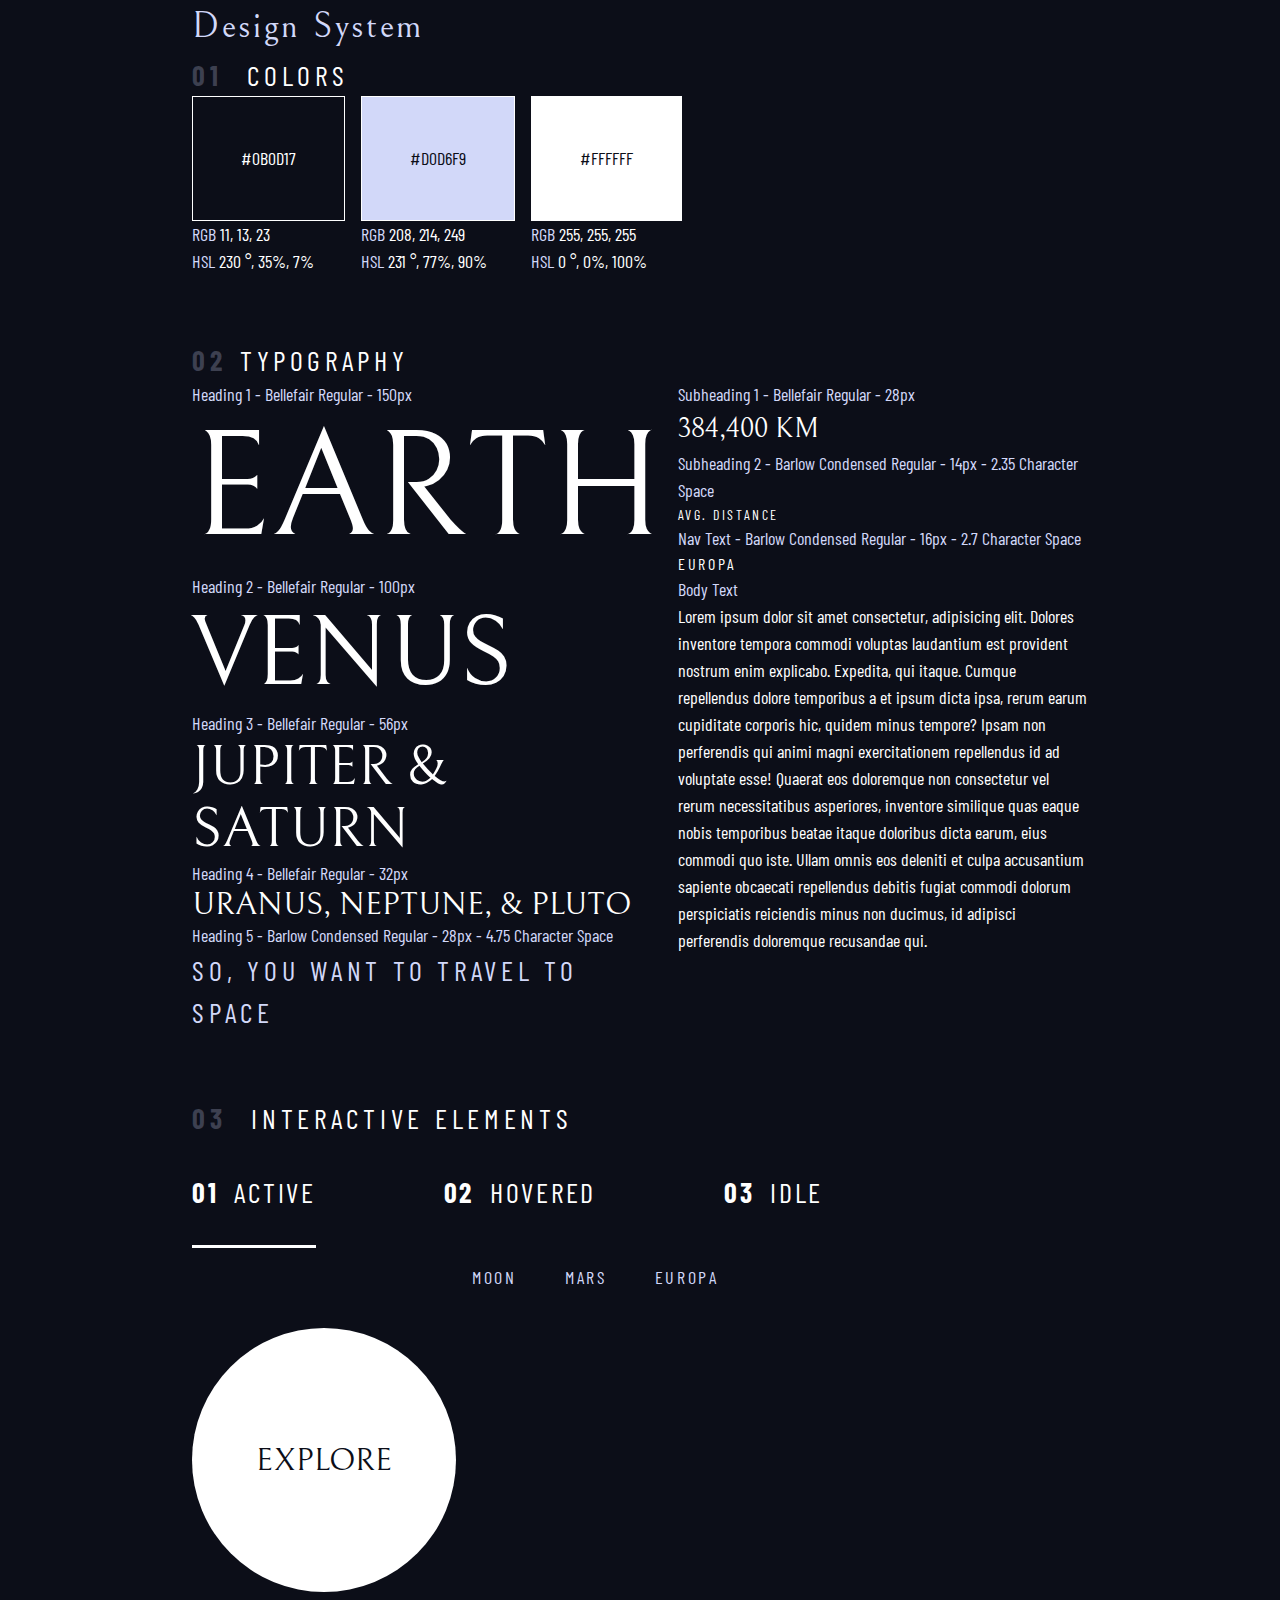
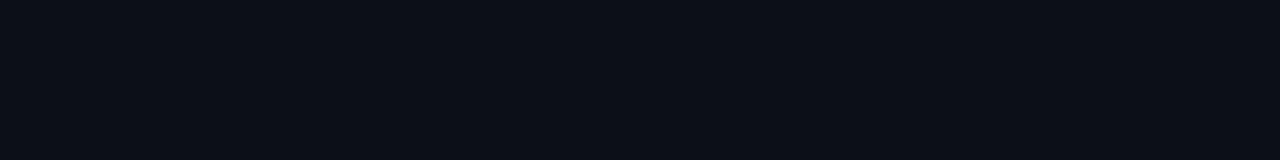
<file: design-system.html>
<html lang="en">
  <head>
    <link rel="preconnect" href="https://fonts.googleapis.com" />
    <link rel="preconnect" href="https://fonts.gstatic.com" crossorigin />
    <link
      href="https://fonts.googleapis.com/css2?family=Barlow&family=Barlow+Condensed&family=Bellefair&display=swap"
      rel="stylesheet"
    />
    <link rel="stylesheet" href="reset.css" />
    <link rel="stylesheet" href="main.css" />

    <title>Design system</title>
  </head>
  <body>
    <!-- CHALLENGE
    1. Give the first div a light blue background and dark text color
    2. Give the second div a white background and dark text color
    3. Give the third div a light blue background with a 20% alpha value and white text
    -->
    <div class="container">
      <h1 class="text-accent ff-serif letter-spacing-2">Design System</h1>

      <section id="colors">
        <h2 class="numbered-title">
          <span class="text-accent">01</span>
          colors
        </h2>
        <div class="flex">
          <div>
            <div class="bg-dark" style="padding: 3rem; border: 1px solid white">
              #0B0D17
            </div>
            <p><span class="text-accent">RGB</span> 11, 13, 23</p>
            <p><span class="text-accent">HSL</span> 230 &#176;, 35%, 7%</p>
          </div>
          <div>
            <div
              class="bg-accent text-dark"
              style="padding: 3rem; border: 1px solid white"
            >
              #D0D6F9
            </div>
            <p><span class="text-accent">RGB</span> 208, 214, 249</p>
            <p><span class="text-accent">HSL</span> 231 &#176;, 77%, 90%</p>
          </div>
          <div>
            <div
              class="bg-white text-dark"
              style="padding: 3rem; border: 1px solid white"
            >
              #FFFFFF
            </div>
            <p><span class="text-accent">RGB</span> 255, 255, 255</p>
            <p><span class="text-accent">HSL</span> 0 &#176;, 0%, 100%</p>
          </div>
        </div>
      </section>
      <section id="typography" style="margin: 4rem 0">
        <h2 class="numbered-title"><span>02</span>Typography</h2>
        <div class="flex">
          <div class="" style="flex-basis: 100%">
            <div>
              <p class="text-accent">Heading 1 - Bellefair Regular - 150px</p>
              <p class="fs-900 ff-serif uppercase">Earth</p>
            </div>
            <div>
              <p class="text-accent">Heading 2 - Bellefair Regular - 100px</p>
              <p class="fs-800 ff-serif uppercase">Venus</p>
            </div>
            <div>
              <p class="text-accent">Heading 3 - Bellefair Regular - 56px</p>
              <p class="fs-700 ff-serif uppercase">Jupiter & Saturn</p>
            </div>
            <div>
              <p class="text-accent">Heading 4 - Bellefair Regular - 32px</p>
              <p class="fs-600 ff-serif uppercase">Uranus, Neptune, & Pluto</p>
            </div>
            <div>
              <p class="text-accent">
                Heading 5 - Barlow Condensed Regular - 28px - 4.75 Character
                Space
              </p>
              <p
                class="text-accent fs-500 ff-sans-cond uppercase letter-spacing-1"
              >
                So, you want to travel to space
              </p>
            </div>
          </div>
          <div style="flex-basis: 100%">
            <div>
              <p class="text-accent">Subheading 1 - Bellefair Regular - 28px</p>
              <p class="ff-serif fs-500 uppercase">384,400 km</p>
            </div>
            <div>
              <p class="text-accent">
                Subheading 2 - Barlow Condensed Regular - 14px - 2.35 Character
                Space
              </p>
              <p class="fs-200 uppercase ff-sans-cond letter-spacing-3">
                Avg. Distance
              </p>
            </div>
            <div>
              <p class="text-accent">
                Nav Text - Barlow Condensed Regular - 16px - 2.7 Character Space
              </p>
              <p class="fs-300 uppercase ff-sans-cond letter-spacing-2">
                Europa
              </p>
            </div>
            <div>
              <p class="text-accent">Body Text</p>
              <p>
                Lorem ipsum dolor sit amet consectetur, adipisicing elit.
                Dolores inventore tempora commodi voluptas laudantium est
                provident nostrum enim explicabo. Expedita, qui itaque. Cumque
                repellendus dolore temporibus a et ipsum dicta ipsa, rerum earum
                cupiditate corporis hic, quidem minus tempore? Ipsam non
                perferendis qui animi magni exercitationem repellendus id ad
                voluptate esse! Quaerat eos doloremque non consectetur vel rerum
                necessitatibus asperiores, inventore similique quas eaque nobis
                temporibus beatae itaque doloribus dicta earum, eius commodi quo
                iste. Ullam omnis eos deleniti et culpa accusantium sapiente
                obcaecati repellendus debitis fugiat commodi dolorum
                perspiciatis reiciendis minus non ducimus, id adipisci
                perferendis doloremque recusandae qui.
              </p>
            </div>
          </div>
        </div>
      </section>
      <section class="flow" id="interactive-elements"></section>
        <h2  class="numbered-title"><span>03</span> interactive elements</h2>

        <!-- navigation -->
        <div>
          <nav>
            <ul class="primary-navigation underline-indicators flex ">
              <li class="active"><a class="uppercase text-white letter-spacing-2 fs-500" href="#">
                <span>01</span>Active</a></li>
              <li><a class="uppercase text-white letter-spacing-2 fs-500" href="#"><span>02</span>Hovered</a></li>
              <li><a class="uppercase text-white letter-spacing-2 fs-500" href="#"><span>03</span>Idle</a></li>
            </ul>
          </nav>
        </div> 
        <div class="flex">
          <div style="margin-top: 5rem">
            <!-- explore button -->
            <a href="#" class="large-button  uppercase ff-serif fs-600 text-dark bg-white">explore</a>
          </div>
          <div  style="margin-bottom: 50vh">
            <!-- Tabs -->
            <div class="tab-list underline-indicators flex">
              <button class="uppercase text-accent bg-dark ff-sans-cond letter-spacing-2">Moon</button>
              <button class="uppercase text-accent bg-dark ff-sans-cond letter-spacing-2">Mars</button>
              <button class="uppercase text-accent bg-dark ff-sans-cond letter-spacing-2">Europa</button>
            </div>

            <!-- Dots -->

            <!-- Numbers -->
          </div>
        </div>
      </section>
    </div>
  </body>
</html>
</file>
<file: main.css>
/** html */
html{
    scroll-behavior: smooth;
}

/*! set up the body */
body {
    font-family: var(--ff-sans-cond);
    font-size: var(--fs-400);
    background: hsl(var(--clr-dark));
    color: hsl(var(--clr-white));
    line-height: 1.5;
    min-height: 100vh;
}



/*! make images easier to work with  */
img,
picture {
    max-width: 100%;
    display: block;
}

/*! make form elements easier to work with */

input,
button,
textarea,
select {
    font: inherit;
}

/*! remove animations for people who've turned them off  */

@media (prefers-reduced-motion: reduce) {

    *,
    *::before,
    *::after {
        animation-duration: 0.01ms !important;
        animation-iteration-count: 1 !important;
        transition-duration: 0.01ms !important;
        scroll-behavior: auto !important;

    }
}




/*---------------------------------------------------------------------- */
/** Custom properties                                                      */
/*--------------------------------------------------------------------- */
:root{
    /*? colors */
    --clr-dark: 230 35% 7%;
    --clr-light: 231 77% 90%;
    --clr-white: 0 0% 100%;

    /*? fonts-sizes */
    --fs-900: 9.375rem;
    --fs-800: 6.25rem;
    --fs-700: 3.5rem;
    --fs-600: 2rem;
    --fs-500: 1.75rem;
    --fs-400: 1.125rem;
    --fs-300: 1rem;
    --fs-200: 0.875rem;

    /*? fonts-families */
    --ff-serif: "Bellefair",  serif;
    --ff-sans-cond: "Barlow Condensed",  sans-serif;
    --ff-sans-normal: "Barlow",  sans-serif;
}


/*---------------------------------------------------------------------- */
/** Utility classes                                                       */
/*--------------------------------------------------------------------- */

.flex {
    display: flex;
    gap: var(--gap, 1rem)
}

.grid {
    display: grid;
    gap: var(--gap, 1rem)
}

.flow > * + * {
    margin-top: 1rem;
    outline: 1px solid red;
}

.container {
    padding-inline: 2rem;
    margin-inline: auto;
    max-width: 60rem;
}

.sr-only {
    position: absolute;
    width: 1px;
    height: 1px;
    padding: 0;
    margin: -1px;
    overflow: hidden;
    clip: rect(0,0,0,0);
    white-space: nowrap;
    border: 0;
}


/*? General */

.box {
    padding: 3rem;
    background-color: var(--clr-light) / .2;
}



.call-to-action {
    --gap: 5rem;
    background: pink;
    padding: 2rem;
    border-radius: 1rem;
}




/** colors */

.bg-dark { background-color: hsl(var(--clr-dark));}
.bg-accent { background-color: hsl(var(--clr-light));}
.bg-white { background-color: hsl(var(--clr-white));}

.text-dark { color: hsl(var(--clr-dark));}
.text-accent { color: hsl(var(--clr-light));}
.text-white { color: hsl(var(--clr-white));}

.example-component {
    background-color: hsl(var(--clr-light) / .2);
}

/** Typography */

.ff-serif {font-family: var(--ff-serif);}
.ff-sans-cond {font-family: var(--ff-sans-cond);}
.ff-sans-normal {font-family: var(--ff-sans-normal);}

.letter-spacing-1 {letter-spacing: 4.75px;}
.letter-spacing-2 {letter-spacing: 2.7px;}
.letter-spacing-3 {letter-spacing: 2.35px;}

.uppercase {text-transform: uppercase;}

.fs-900 {font-size: var(--fs-900);}
.fs-800 {font-size: var(--fs-800);}
.fs-700 {font-size: var(--fs-700);}
.fs-600 {font-size: var(--fs-600);}
.fs-500 {font-size: var(--fs-500);}
.fs-400 {font-size: var(--fs-400);}
.fs-300 {font-size: var(--fs-300);}
.fs-200 {font-size: var(--fs-200);}

.fs-900,
.fs-800,
.fs-700,
.fs-600{
    line-height: 1.1;
}

.numbered-title {
    font-family: var(--ff-sans-cond);
    font-size: var(--fs-500);
    text-transform: uppercase;
    letter-spacing: 4.72px;
}

.numbered-title span {
    
    margin-right: .5em;
    font-weight: 700;
    color:hsl(var(--clr-light) / .25)
}

/*!---------------------------------------------------------------------- */
/** Components                                                            */
/*!--------------------------------------------------------------------- */

.large-button{
    display: grid;
    place-items: center;
    position: relative;
    padding: 0 2em;
    aspect-ratio: 1;
    border-radius: 50%;
    text-decoration: none;
}

.large-button::after{
    content: '';
    position: absolute;
    width: 100%;
    height: 100%;
    background-color: hsl(var(--clr-white) / .15);
    border-radius: 50%;
    opacity: 0;
    transition: opacity 500ms linear, transform 750ms ease-in-out;
    z-index: -1;
}

.large-button:hover::after,
.large-button:focus::after{
    opacity: 1;
    transform: scale(1.2);
}  

.primary-navigation{
    --gap: 8rem;
    --underline-gap: 2rem;
    list-style: none;
    padding: 0;
    margin: 0;
}

.primary-navigation a {
    text-decoration: none;
}

.primary-navigation a > span {
    font-weight: 700;
    margin-right: 1rem;
}

.underline-indicators > * {
    cursor: pointer;
    padding: var(--underline-gap, 1rem) 0;
    border: 0;
    border-bottom: .2rem solid hsl( var(--clr-white) / 0);
}

.underline-indicators > * :hover,
.underline-indicators > * :focus {
    padding: var(--underline-gap, 1rem) 0;
    border-bottom:.2rem solid hsl( var(--clr-white) / .25);
  
}

.underline-indicators > .active {
    border-color: hsl( var(--clr-white) / 1);
}

.tab-list{
    --gap: 3rem;
}
</file>
